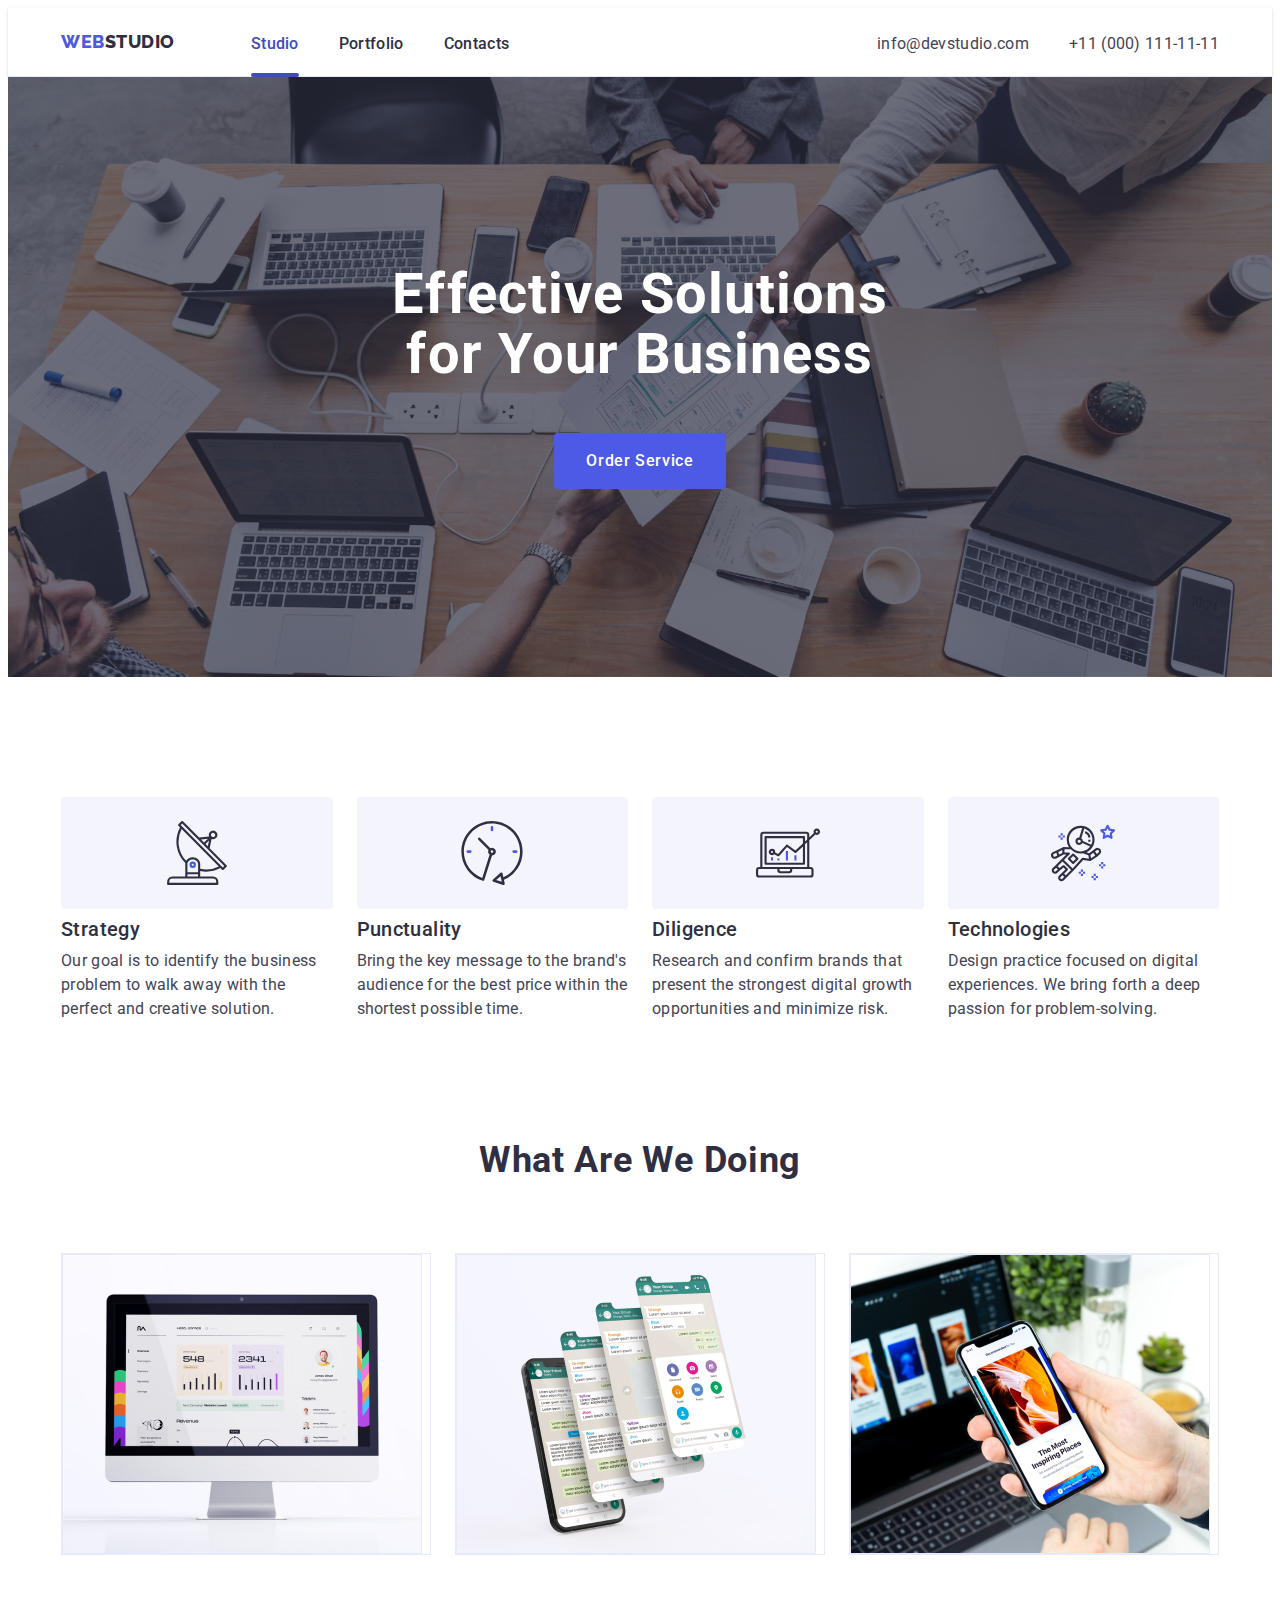
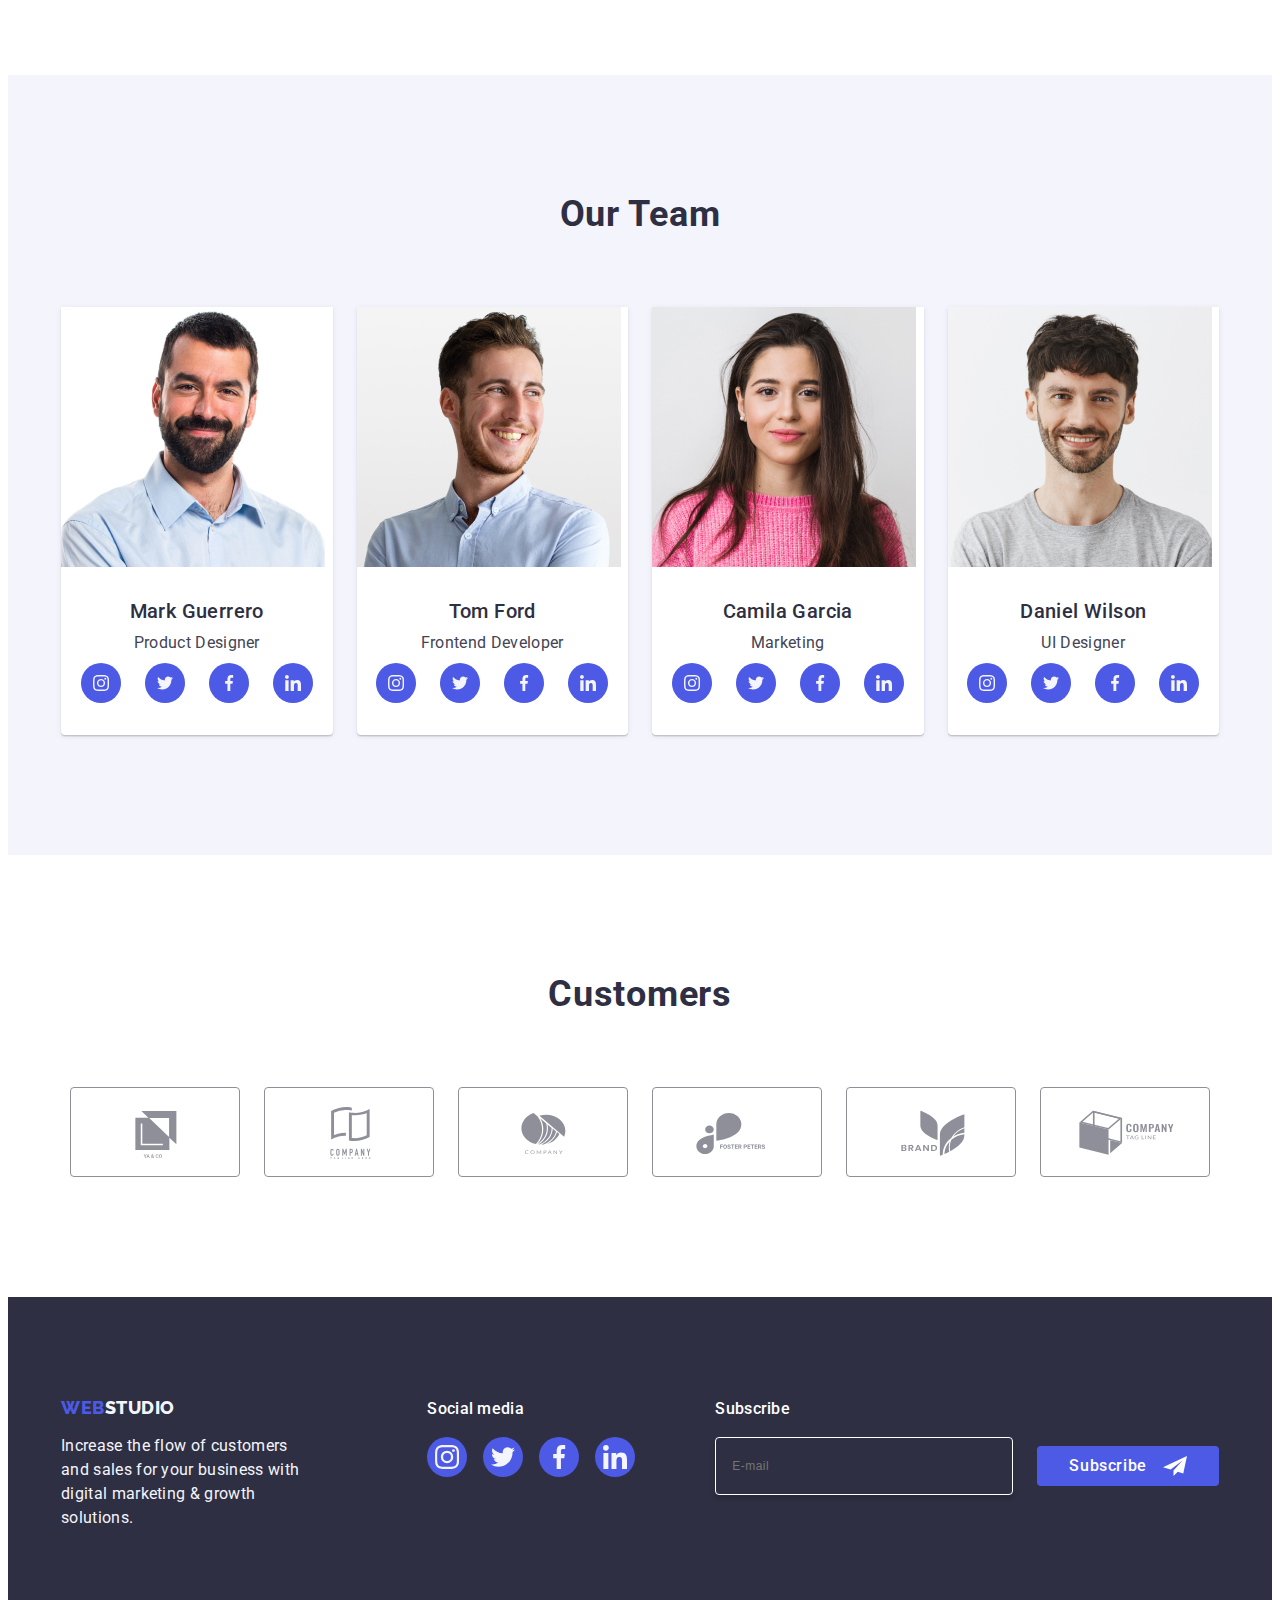
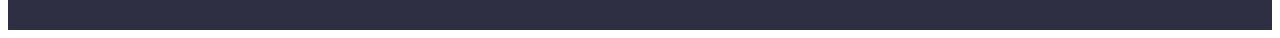
<file: index.html>
<!DOCTYPE html>
<html lang="en">
  <head>
    <meta charset="UTF-8" />
    <meta name="viewport" content="width=device-width, initial-scale=1.0" />
    <meta name="description" content="Effective Solutions for Your Business" />
    <title>Web Studio - Studio</title>
    <!-- Favicon -->
    <link
      rel="shortcut icon"
      href="./images/icons/favicon.ico"
      type="image/ico"
    />
    <!-- Fonts -->
    <link rel="preconnect" href="https://fonts.googleapis.com" />
    <link rel="preconnect" href="https://fonts.gstatic.com" crossorigin />
    <link
      href="https://fonts.googleapis.com/css2?family=Raleway:wght@800&family=Roboto:wght@400;500;700;900&display=swap"
      rel="stylesheet"
    />
    <!-- Modern normalize -->
    <link
      rel="stylesheet"
      href="https://cdnjs.cloudflare.com/ajax/libs/modern-normalize/2.0.0/modern-normalize.min.css"
      integrity="sha512-4xo8blKMVCiXpTaLzQSLSw3KFOVPWhm/TRtuPVc4WG6kUgjH6J03IBuG7JZPkcWMxJ5huwaBpOpnwYElP/m6wg=="
      crossorigin="anonymous"
      referrerpolicy="no-referrer"
    />
    <!-- Custom styles -->
    <link rel="stylesheet" href="./css/styles.css" />
  </head>
  <body>
    <!-- Header -->
    <header class="header">
      <div class="header-container container">
        <nav class="header-nav">
          <a class="header-logo link logo" href="./index.html">
            Web<span class="header-logo-span">Studio</span>
          </a>
          <ul class="header-nav-list list">
            <li class="header-nav-item">
              <a class="header-nav-link current link" href="./index.html"
                >Studio</a
              >
            </li>
            <li class="header-nav-item">
              <a class="header-nav-link link" href="./portfolio.html"
                >Portfolio</a
              >
            </li>
            <li class="header-nav-item">
              <a class="header-nav-link link" href="">Contacts</a>
            </li>
          </ul>
        </nav>
        <address class="address">
          <ul class="header-address-list list">
            <li class="header-address-item">
              <a class="header-nav-link link" href="mailto:info@devstudio.com"
                >info@devstudio.com</a
              >
            </li>
            <li class="header-address-item">
              <a class="header-nav-link link" href="tel:+110001111111"
                >+11 (000) 111-11-11</a
              >
            </li>
          </ul>
        </address>
      </div>
    </header>
    <main>
      <!-- Hero section -->
      <section class="hero container">
        <div class="container">
          <h1 class="hero-title">Effective Solutions for Your Business</h1>
          <button class="hero-btn btn" type="button" data-modal-open>
            Order Service
          </button>
        </div>
      </section>
      <!-- Benefits section -->
      <section class="benefits">
        <div class="container">
          <h2 class="visually-hidden">Benefits of our studio</h2>
          <ul class="benefits-list list">
            <li class="benefits-item">
              <div class="benefits-item-icon">
                <svg class="benefits-icon" width="64" height="64">
                  <use href="./images/icons.svg#antenna"></use>
                </svg>
              </div>
              <h3 class="benefits-subtitle subtitle">Strategy</h3>
              <p class="benefits-text">
                Our goal is to identify the business problem to walk away with
                the perfect and creative solution.
              </p>
            </li>
            <li class="benefits-item">
              <div class="benefits-item-icon">
                <svg class="benefits-icon" width="64" height="64">
                  <use href="./images/icons.svg#clock"></use>
                </svg>
              </div>
              <h3 class="benefits-subtitle subtitle">Punctuality</h3>
              <p class="benefits-text">
                Bring the key message to the brand's audience for the best price
                within the shortest possible time.
              </p>
            </li>
            <li class="benefits-item">
              <div class="benefits-item-icon">
                <svg class="benefits-icon" width="64" height="64">
                  <use href="./images/icons.svg#diagram"></use>
                </svg>
              </div>
              <h3 class="benefits-subtitle subtitle">Diligence</h3>
              <p class="benefits-text">
                Research and confirm brands that present the strongest digital
                growth opportunities and minimize risk.
              </p>
            </li>
            <li class="benefits-item">
              <div class="benefits-item-icon">
                <svg class="benefits-icon" width="64" height="64">
                  <use href="./images/icons.svg#astronaut"></use>
                </svg>
              </div>
              <h3 class="benefits-subtitle subtitle">Technologies</h3>
              <p class="benefits-text">
                Design practice focused on digital experiences. We bring forth a
                deep passion for problem-solving.
              </p>
            </li>
          </ul>
        </div>
      </section>
      <!-- What are we doing -->
      <section class="developments">
        <div class="container">
          <h2 class="development-title title">What are we doing</h2>
          <ul class="developments-list list">
            <li class="developments-item">
              <img
                src="./images/developments/img-1.jpg"
                alt="Next Campaign"
                width="360"
                height="300"
              />
            </li>
            <li class="developments-item">
              <img
                src="./images/developments/img-2.jpg"
                alt="Lorem ipsum"
                width="360"
                height="300"
              />
            </li>
            <li class="developments-item">
              <img
                src="./images/developments/img-3.jpg"
                alt="The Most Inspiring Places"
                width="360"
                height="300"
              />
            </li>
          </ul>
        </div>
      </section>
      <!-- Our Team -->
      <section class="team">
        <div class="container">
          <h2 class="team-title title">Our Team</h2>
          <ul class="team-list list">
            <li class="team-card">
              <img
                src="./images/team/img-1.jpg"
                alt="Team Card 2"
                width="264"
                height="260"
              />
              <div class="card-content">
                <h3 class="team-subtitle subtitle">Mark Guerrero</h3>
                <p class="team-text">Product Designer</p>
                <ul class="team-socials-list list">
                  <li class="team-socials-item">
                    <a
                      class="team-socials-link link"
                      href="https://instagr.am"
                      target="_blank"
                      rel="noopener noreferrer"
                      aria-label="Instagram link"
                    >
                      <svg class="team-socials-icon" width="16" height="16">
                        <use href="./images/icons.svg#instagram"></use>
                      </svg>
                    </a>
                  </li>
                  <li class="team-socials-item">
                    <a
                      class="team-socials-link link"
                      href="https://x.com"
                      target="_blank"
                      rel="noopener noreferrer"
                      aria-label="Twitter link"
                    >
                      <svg class="team-socials-icon" width="16" height="16">
                        <use href="./images/icons.svg#twitter"></use>
                      </svg>
                    </a>
                  </li>
                  <li class="team-socials-item">
                    <a
                      class="team-socials-link link"
                      href="https://fb.com"
                      target="_blank"
                      rel="noopener noreferrer"
                      aria-label="Facebook link"
                    >
                      <svg class="team-socials-icon" width="16" height="16">
                        <use href="./images/icons.svg#facebook"></use>
                      </svg>
                    </a>
                  </li>
                  <li class="team-socials-item">
                    <a
                      class="team-socials-link link"
                      href="https://linkedin.com"
                      target="_blank"
                      rel="noopener noreferrer"
                      aria-label="Linkedin link"
                    >
                      <svg class="team-socials-icon" width="16" height="16">
                        <use href="./images/icons.svg#linkedin"></use>
                      </svg>
                    </a>
                  </li>
                </ul>
              </div>
            </li>
            <li class="team-card">
              <img
                src="./images/team/img-2.jpg"
                alt="Team Card 2"
                width="264"
                height="260"
              />
              <div class="card-content">
                <h3 class="team-subtitle subtitle">Tom Ford</h3>
                <p class="team-text">Frontend Developer</p>
                <ul class="team-socials-list list">
                  <li class="team-socials-item">
                    <a
                      class="team-socials-link link"
                      href="https://instagr.am"
                      target="_blank"
                      rel="noopener noreferrer"
                      aria-label="Instagram link"
                    >
                      <svg class="team-socials-icon" width="16" height="16">
                        <use href="./images/icons.svg#instagram"></use>
                      </svg>
                    </a>
                  </li>
                  <li class="team-socials-item">
                    <a
                      class="team-socials-link link"
                      href="https://x.com"
                      target="_blank"
                      rel="noopener noreferrer"
                      aria-label="Twitter link"
                    >
                      <svg class="team-socials-icon" width="16" height="16">
                        <use href="./images/icons.svg#twitter"></use>
                      </svg>
                    </a>
                  </li>
                  <li class="team-socials-item">
                    <a
                      class="team-socials-link link"
                      href="https://fb.com"
                      target="_blank"
                      rel="noopener noreferrer"
                      aria-label="Facebook link"
                    >
                      <svg class="team-socials-icon" width="16" height="16">
                        <use href="./images/icons.svg#facebook"></use>
                      </svg>
                    </a>
                  </li>
                  <li class="team-socials-item">
                    <a
                      class="team-socials-link link"
                      href="https://linkedin.com"
                      target="_blank"
                      rel="noopener noreferrer"
                      aria-label="Linkedin link"
                    >
                      <svg class="team-socials-icon" width="16" height="16">
                        <use href="./images/icons.svg#linkedin"></use>
                      </svg>
                    </a>
                  </li>
                </ul>
              </div>
            </li>
            <li class="team-card">
              <img
                src="./images/team/img-3.jpg"
                alt="Team Card 3"
                width="264"
                height="260"
              />
              <div class="card-content">
                <h3 class="team-subtitle subtitle">Camila Garcia</h3>
                <p class="team-text">Marketing</p>
                <ul class="team-socials-list list">
                  <li class="team-socials-item">
                    <a
                      class="team-socials-link link"
                      href="https://instagr.am"
                      target="_blank"
                      rel="noopener noreferrer"
                      aria-label="Instagram link"
                    >
                      <svg class="team-socials-icon" width="16" height="16">
                        <use href="./images/icons.svg#instagram"></use>
                      </svg>
                    </a>
                  </li>
                  <li class="team-socials-item">
                    <a
                      class="team-socials-link link"
                      href="https://x.com"
                      target="_blank"
                      rel="noopener noreferrer"
                      aria-label="Twitter link"
                    >
                      <svg class="team-socials-icon" width="16" height="16">
                        <use href="./images/icons.svg#twitter"></use>
                      </svg>
                    </a>
                  </li>
                  <li class="team-socials-item">
                    <a
                      class="team-socials-link link"
                      href="https://fb.com"
                      target="_blank"
                      rel="noopener noreferrer"
                      aria-label="Facebook link"
                    >
                      <svg class="team-socials-icon" width="16" height="16">
                        <use href="./images/icons.svg#facebook"></use>
                      </svg>
                    </a>
                  </li>
                  <li class="team-socials-item">
                    <a
                      class="team-socials-link link"
                      href="https://linkedin.com"
                      target="_blank"
                      rel="noopener noreferrer"
                      aria-label="Linkedin link"
                    >
                      <svg class="team-socials-icon" width="16" height="16">
                        <use href="./images/icons.svg#linkedin"></use>
                      </svg>
                    </a>
                  </li>
                </ul>
              </div>
            </li>
            <li class="team-card">
              <img
                src="./images/team/img-4.jpg"
                alt="Team Card 4"
                width="264"
                height="260"
              />
              <div class="card-content">
                <h3 class="team-subtitle subtitle">Daniel Wilson</h3>
                <p class="team-text">UI Designer</p>
                <ul class="team-socials-list list">
                  <li class="team-socials-item">
                    <a
                      class="team-socials-link link"
                      href="https://instagr.am"
                      target="_blank"
                      rel="noopener noreferrer"
                      aria-label="Instagram link"
                    >
                      <svg class="team-socials-icon" width="16" height="16">
                        <use href="./images/icons.svg#instagram"></use>
                      </svg>
                    </a>
                  </li>
                  <li class="team-socials-item">
                    <a
                      class="team-socials-link link"
                      href="https://x.com"
                      target="_blank"
                      rel="noopener noreferrer"
                      aria-label="Twitter link"
                    >
                      <svg class="team-socials-icon" width="16" height="16">
                        <use href="./images/icons.svg#twitter"></use>
                      </svg>
                    </a>
                  </li>
                  <li class="team-socials-item">
                    <a
                      class="team-socials-link link"
                      href="https://fb.com"
                      target="_blank"
                      rel="noopener noreferrer"
                      aria-label="Facebook link"
                    >
                      <svg class="team-socials-icon" width="16" height="16">
                        <use href="./images/icons.svg#facebook"></use>
                      </svg>
                    </a>
                  </li>
                  <li class="team-socials-item">
                    <a
                      class="team-socials-link link"
                      href="https://linkedin.com"
                      target="_blank"
                      rel="noopener noreferrer"
                      aria-label="Linkedin link"
                    >
                      <svg class="team-socials-icon" width="16" height="16">
                        <use href="./images/icons.svg#linkedin"></use>
                      </svg>
                    </a>
                  </li>
                </ul>
              </div>
            </li>
          </ul>
        </div>
      </section>
      <!-- Customers -->
      <section class="customers">
        <div class="container">
          <h2 class="customers-title title">Customers</h2>
          <ul class="customers-list list">
            <li class="customers-item">
              <a
                class="customers-link link"
                href=""
                target="_blank"
                rel="noopener noreferrer"
                aria-label="Client-1 link"
              >
                <svg class="customers-icon" width="104" height="56">
                  <use href="./images/icons.svg#client-1"></use>
                </svg>
              </a>
            </li>
            <li class="customers-item">
              <a
                class="customers-link link"
                href=""
                target="_blank"
                rel="noopener noreferrer"
                aria-label="Client-2 link"
              >
                <svg class="customers-icon" width="104" height="56">
                  <use href="./images/icons.svg#client-2"></use>
                </svg>
              </a>
            </li>
            <li class="customers-item">
              <a
                class="customers-link link"
                href=""
                target="_blank"
                rel="noopener noreferrer"
                aria-label="Client-3 link"
              >
                <svg class="customers-icon" width="104" height="56">
                  <use href="./images/icons.svg#client-3"></use>
                </svg>
              </a>
            </li>
            <li class="customers-item">
              <a
                class="customers-link link"
                href=""
                target="_blank"
                rel="noopener noreferrer"
                aria-label="Client-4 link"
              >
                <svg class="customers-icon" width="104" height="56">
                  <use href="./images/icons.svg#client-4"></use>
                </svg>
              </a>
            </li>
            <li class="customers-item">
              <a
                class="customers-link link"
                href=""
                target="_blank"
                rel="noopener noreferrer"
                aria-label="Client-5 link"
              >
                <svg class="customers-icon" width="104" height="56">
                  <use href="./images/icons.svg#client-5"></use>
                </svg>
              </a>
            </li>
            <li class="customers-item">
              <a
                class="customers-link link"
                href=""
                target="_blank"
                rel="noopener noreferrer"
                aria-label="Client-6 link"
              >
                <svg class="customers-icon" width="104" height="56">
                  <use href="./images/icons.svg#client-6"></use>
                </svg>
              </a>
            </li>
          </ul>
        </div>
      </section>
    </main>
    <!-- Footer -->
    <footer class="footer">
      <div class="footer-top container">
        <div class="footer-slogan">
          <a class="footer-logo link logo" href="./index.html">
            Web<span class="span-footer-logo">Studio</span>
          </a>
          <p class="footer-text">
            Increase the flow of customers and sales for your business with
            digital marketing &amp; growth solutions.
          </p>
        </div>
        <div class="footer-social">
          <p class="footer-social-text">Social media</p>
          <ul class="footer-socials list">
            <li class="footer-socials-item">
              <a
                class="footer-socials-link link"
                href="https://instagr.am"
                target="_blank"
                rel="noopener noreferrer"
                aria-label="Instagram link"
              >
                <svg class="footer-socials-icon" width="24" height="24">
                  <use href="./images/icons.svg#instagram"></use>
                </svg>
              </a>
            </li>
            <li class="footer-socials-item">
              <a
                class="footer-socials-link link"
                href="https://x.com"
                target="_blank"
                rel="noopener noreferrer"
                aria-label="Twitter link"
              >
                <svg class="footer-socials-icon" width="24" height="24">
                  <use href="./images/icons.svg#twitter"></use>
                </svg>
              </a>
            </li>
            <li class="footer-socials-item">
              <a
                class="footer-socials-link link"
                href="https://fb.com"
                target="_blank"
                rel="noopener noreferrer"
                aria-label="Facebook link"
              >
                <svg class="footer-socials-icon" width="24" height="24">
                  <use href="./images/icons.svg#facebook"></use>
                </svg>
              </a>
            </li>
            <li class="footer-socials-item">
              <a
                class="footer-socials-link link"
                href="https://linkedin.com"
                target="_blank"
                rel="noopener noreferrer"
                aria-label="Linkedin link"
              >
                <svg class="footer-socials-icon" width="24" height="24">
                  <use href="./images/icons.svg#linkedin"></use>
                </svg>
              </a>
            </li>
          </ul>
        </div>
        <div class="subscribe">
          <p class="footer-subscribe">Subscribe</p>
          <form class="footer-form" name="subscription-form">
            <label class="footer-form-label">
              <input
                class="footer-form-input"
                type="email"
                placeholder="E-mail"
                name="footer-form-input"
              />
            </label>
            <button class="footer-form-btn btn" type="submit">
              Subscribe
              <svg class="footer-airplane-icon" width="24" height="24">
                <use href="./images/icons.svg#airplane"></use>
              </svg>
            </button>
          </form>
        </div>
      </div>
    </footer>
    <!-- Modal -->
    <div class="backdrop is-hidden" data-modal>
      <div class="modal">
        <button class="modal-btn" type="button" data-modal-close>
          <svg class="modal-btn-icon" width="8" height="8">
            <use href="./images/icons.svg#close"></use>
          </svg>
        </button>
        <p class="modal-caption">
          Leave your contacts and we will call you back
        </p>
        <form class="modal-form" name="reviews-form">
          <div class="modal-form-field">
            <label class="modal-form-label" for="user-name">Name</label>
            <div class="modal-input">
              <input
                class="modal-form-input"
                type="text"
                name="user-name"
                id="user-name"
                required
                minlength="3"
              />
              <svg class="modal-form-icon" width="18" height="24">
                <use href="./images/icons.svg#user"></use>
              </svg>
            </div>
          </div>
          <div class="modal-form-field">
            <label class="modal-form-label" for="user-phone">Phone</label>
            <div class="modal-input">
              <input
                class="modal-form-input"
                type="tel"
                name="user-phone"
                id="user-phone"
                required
                minlength="12"
                maxlength="12"
              />
              <svg class="modal-form-icon" width="18" height="24">
                <use href="./images/icons.svg#phone"></use>
              </svg>
            </div>
          </div>
          <div class="modal-form-field">
            <label class="modal-form-label" for="user-email">Email</label>
            <div class="modal-input">
              <input
                class="modal-form-input"
                type="email"
                name="user-email"
                id="user-email"
                required
              />
              <svg class="modal-form-icon" width="18" height="24">
                <use href="./images/icons.svg#email"></use>
              </svg>
            </div>
          </div>
          <div class="form-comment">
            <label class="modal-form-label" for="user-comment">Comment</label>
            <textarea
              class="modal-form-comment"
              name="user-comment"
              id="user-comment"
              rows="4"
              required
              minlength="7"
              placeholder="Text input"
            ></textarea>
          </div>
          <div class="modal-agreement">
            <input
              class="visually-hidden"
              type="checkbox"
              name="user-privacy"
              id="user-privacy"
              value="true"
            />
            <label
              class="modal-form-agreement modal-form-agreement-desc"
              for="user-privacy"
            >
              <span class="modal-form-checkbox">
                <svg class="modal-form-checkbox-icon" width="10" height="8">
                  <use href="./images/icons.svg#check"></use>
                </svg>
              </span>
              I accept the terms and conditions of the
              <a
                class="modal-form-agreement-link modal-form-agreement"
                href=""
                target="_blank"
                rel="noopener noreferrer"
              >
                Privacy Policy
              </a>
            </label>
          </div>
          <button class="btn hero-btn" type="submit">Send</button>
        </form>
      </div>
    </div>
    <script src="./js/modal.js" type="module"></script>
  </body>
</html>
</file>
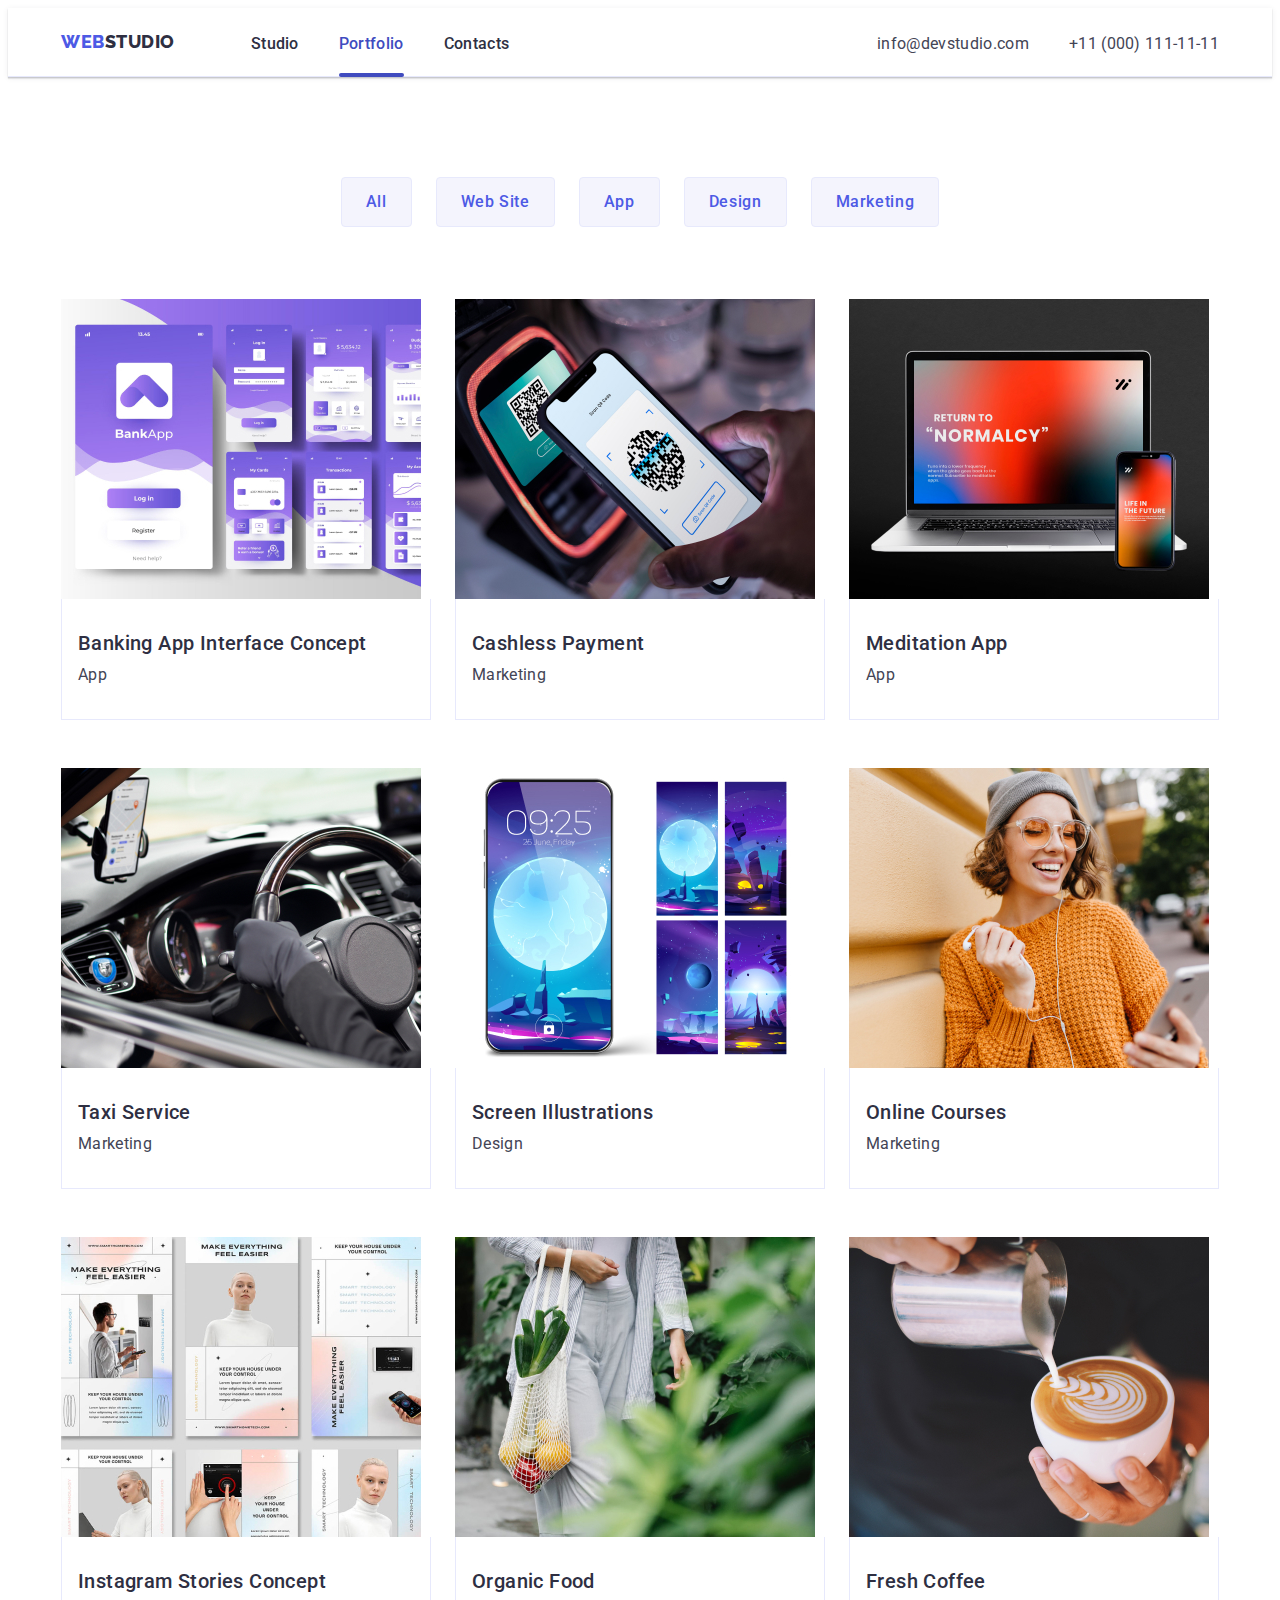
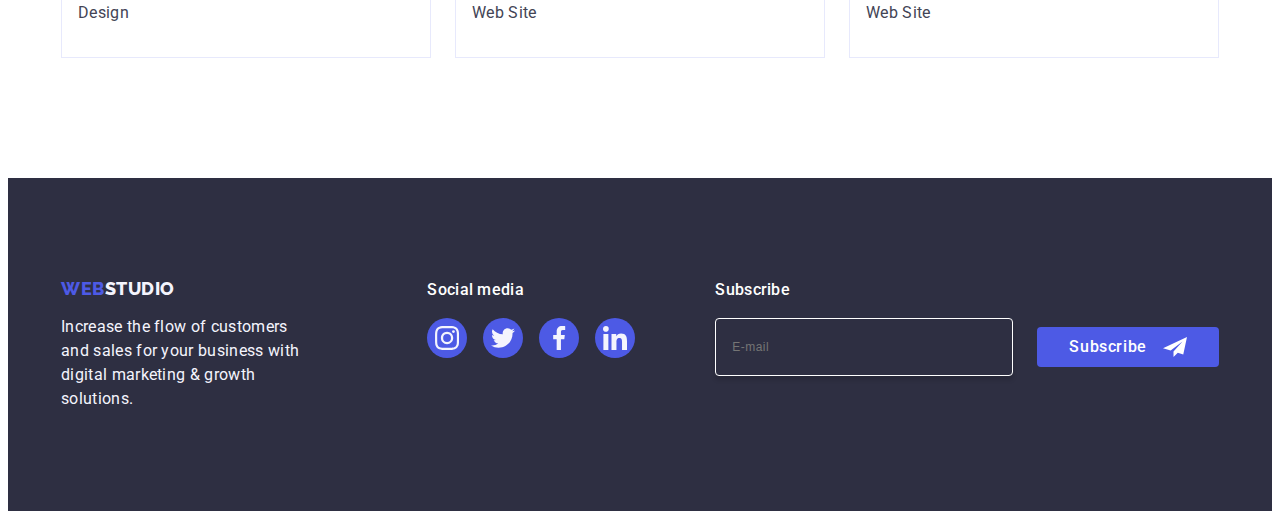
<file: portfolio.html>
<!DOCTYPE html>
<html lang="en">
  <head>
    <meta charset="UTF-8" />
    <meta name="viewport" content="width=device-width, initial-scale=1.0" />
    <meta name="description" content="Effective Solutions for Your Business" />
    <title>Web Studio - Portfolio</title>
    <!-- Favicon -->
    <link
      rel="shortcut icon"
      href="./images/icons/favicon.ico"
      type="image/ico"
    />
    <!-- Fonts -->
    <link rel="preconnect" href="https://fonts.googleapis.com" />
    <link rel="preconnect" href="https://fonts.gstatic.com" crossorigin />
    <link
      href="https://fonts.googleapis.com/css2?family=Raleway:wght@800&family=Roboto:wght@400;500;700;900&display=swap"
      rel="stylesheet"
    />
    <!-- Modern normalize -->
    <link
      rel="stylesheet"
      href="https://cdnjs.cloudflare.com/ajax/libs/modern-normalize/2.0.0/modern-normalize.min.css"
      integrity="sha512-4xo8blKMVCiXpTaLzQSLSw3KFOVPWhm/TRtuPVc4WG6kUgjH6J03IBuG7JZPkcWMxJ5huwaBpOpnwYElP/m6wg=="
      crossorigin="anonymous"
      referrerpolicy="no-referrer"
    />
    <!-- Custom styles -->
    <link rel="stylesheet" href="./css/styles.css" />
  </head>
  <body>
    <!-- Header -->
    <header class="header">
      <div class="header-container container">
        <nav class="header-nav">
          <a class="header-logo link logo" href="./index.html">
            Web<span class="header-logo-span">Studio</span>
          </a>
          <ul class="header-nav-list list">
            <li class="header-nav-item">
              <a class="header-nav-link link" href="./index.html">Studio</a>
            </li>
            <li class="header-nav-item">
              <a class="header-nav-link current link" href="./portfolio.html"
                >Portfolio</a
              >
            </li>
            <li class="header-nav-item">
              <a class="header-nav-link link" href="">Contacts</a>
            </li>
          </ul>
        </nav>
        <address class="address">
          <ul class="header-address-list list">
            <li class="header-address-item">
              <a class="header-nav-link link" href="mailto:info@devstudio.com"
                >info@devstudio.com</a
              >
            </li>
            <li class="header-address-item">
              <a class="header-nav-link link" href="tel:+110001111111"
                >+11 (000) 111-11-11</a
              >
            </li>
          </ul>
        </address>
      </div>
    </header>
    <main>
      <!-- Filter -->
      <section class="portfolio">
        <div class="container">
          <h1 class="visually-hidden">Our project examples</h1>
          <ul class="filter-list list">
            <li class="filter-item">
              <button class="filter-btn btn" type="button">All</button>
            </li>
            <li class="filter-item">
              <button class="filter-btn btn" type="button">Web Site</button>
            </li>
            <li class="filter-item">
              <button class="filter-btn btn" type="button">App</button>
            </li>
            <li class="filter-item">
              <button class="filter-btn btn" type="button">Design</button>
            </li>
            <li class="filter-item">
              <button class="filter-btn btn" type="button">Marketing</button>
            </li>
          </ul>
          <!-- Portfolio -->
          <ul class="portfolio-list list">
            <li class="portfolio-item">
              <a
                class="portfolio-link link"
                href=""
                target="_blank"
                rel="noopener noreferrer"
                aria-label="Banking App Interface Concept"
              >
                <div class="portfolio-thumb">
                  <img
                    src="./images/portfolio/img-1.jpg"
                    alt="Example of project 1"
                    width="360"
                    height="300"
                  />
                  <p class="overlay">
                    14 Stylish and User-Friendly App Design Concepts · Task
                    Manager App · Calorie Tracker App · Exotic Fruit Ecommerce
                    App · Cloud Storage App
                  </p>
                </div>
                <div class="portfolio-content">
                  <h2 class="portfolio-subtitle subtitle">
                    Banking App Interface Concept
                  </h2>
                  <p>App</p>
                </div>
              </a>
            </li>
            <li class="portfolio-item">
              <a
                class="portfolio-link link"
                href=""
                target="_blank"
                rel="noopener noreferrer"
                aria-label="Cashless Payment"
              >
                <div class="portfolio-thumb">
                  <img
                    src="./images/portfolio/img-2.jpg"
                    alt="Example of project 2"
                    width="360"
                    height="300"
                  />
                  <p class="overlay">
                    14 Stylish and User-Friendly App Design Concepts · Task
                    Manager App · Calorie Tracker App · Exotic Fruit Ecommerce
                    App · Cloud Storage App
                  </p>
                </div>
                <div class="portfolio-content">
                  <h2 class="portfolio-subtitle subtitle">Cashless Payment</h2>
                  <p>Marketing</p>
                </div>
              </a>
            </li>
            <li class="portfolio-item">
              <a
                class="portfolio-link link"
                href=""
                target="_blank"
                rel="noopener noreferrer"
                aria-label="Meditation App"
              >
                <div class="portfolio-thumb">
                  <img
                    src="./images/portfolio/img-3.jpg"
                    alt="Example of project 3"
                    width="360"
                    height="300"
                  />
                  <p class="overlay">
                    14 Stylish and User-Friendly App Design Concepts · Task
                    Manager App · Calorie Tracker App · Exotic Fruit Ecommerce
                    App · Cloud Storage App
                  </p>
                </div>
                <div class="portfolio-content">
                  <h2 class="portfolio-subtitle subtitle">Meditation App</h2>
                  <p>App</p>
                </div>
              </a>
            </li>
            <li class="portfolio-item">
              <a
                class="portfolio-link link"
                href=""
                target="_blank"
                rel="noopener noreferrer"
                aria-label="Taxi Service"
              >
                <div class="portfolio-thumb">
                  <img
                    src="./images/portfolio/img-4.jpg"
                    alt="Example of project 4"
                    width="360"
                    height="300"
                  />
                  <p class="overlay">
                    14 Stylish and User-Friendly App Design Concepts · Task
                    Manager App · Calorie Tracker App · Exotic Fruit Ecommerce
                    App · Cloud Storage App
                  </p>
                </div>
                <div class="portfolio-content">
                  <h2 class="portfolio-subtitle subtitle">Taxi Service</h2>
                  <p>Marketing</p>
                </div>
              </a>
            </li>
            <li class="portfolio-item">
              <a
                class="portfolio-link link"
                href=""
                target="_blank"
                rel="noopener noreferrer"
                aria-label="Screen Illustrations"
              >
                <div class="portfolio-thumb">
                  <img
                    src="./images/portfolio/img-5.jpg"
                    alt="Example of project 5"
                    width="360"
                    height="300"
                  />
                  <p class="overlay">
                    14 Stylish and User-Friendly App Design Concepts · Task
                    Manager App · Calorie Tracker App · Exotic Fruit Ecommerce
                    App · Cloud Storage App
                  </p>
                </div>
                <div class="portfolio-content">
                  <h2 class="portfolio-subtitle subtitle">
                    Screen Illustrations
                  </h2>
                  <p>Design</p>
                </div>
              </a>
            </li>
            <li class="portfolio-item">
              <a
                class="portfolio-link link"
                href=""
                target="_blank"
                rel="noopener noreferrer"
                aria-label="Online Courses"
              >
                <div class="portfolio-thumb">
                  <img
                    src="./images/portfolio/img-6.jpg"
                    alt="Example of project 6"
                    width="360"
                    height="300"
                  />
                  <p class="overlay">
                    14 Stylish and User-Friendly App Design Concepts · Task
                    Manager App · Calorie Tracker App · Exotic Fruit Ecommerce
                    App · Cloud Storage App
                  </p>
                </div>
                <div class="portfolio-content">
                  <h2 class="portfolio-subtitle subtitle">Online Courses</h2>
                  <p>Marketing</p>
                </div>
              </a>
            </li>
            <li class="portfolio-item">
              <a
                class="portfolio-link link"
                href=""
                target="_blank"
                rel="noopener noreferrer"
                aria-label="Instagram Stories Concept"
              >
                <div class="portfolio-thumb">
                  <img
                    src="./images/portfolio/img-7.jpg"
                    alt="Example of project 7"
                    width="360"
                    height="300"
                  />
                  <p class="overlay">
                    14 Stylish and User-Friendly App Design Concepts · Task
                    Manager App · Calorie Tracker App · Exotic Fruit Ecommerce
                    App · Cloud Storage App
                  </p>
                </div>
                <div class="portfolio-content">
                  <h2 class="portfolio-subtitle subtitle">
                    Instagram Stories Concept
                  </h2>
                  <p>Design</p>
                </div>
              </a>
            </li>
            <li class="portfolio-item">
              <a
                class="portfolio-link link"
                href=""
                target="_blank"
                rel="noopener noreferrer"
                aria-label="Organic Food"
              >
                <div class="portfolio-thumb">
                  <img
                    src="./images/portfolio/img-8.jpg"
                    alt="Example of project 8"
                    width="360"
                    height="300"
                  />
                  <p class="overlay">
                    14 Stylish and User-Friendly App Design Concepts · Task
                    Manager App · Calorie Tracker App · Exotic Fruit Ecommerce
                    App · Cloud Storage App
                  </p>
                </div>
                <div class="portfolio-content">
                  <h2 class="portfolio-subtitle subtitle">Organic Food</h2>
                  <p>Web Site</p>
                </div>
              </a>
            </li>
            <li class="portfolio-item">
              <a
                class="portfolio-link link"
                href=""
                target="_blank"
                rel="noopener noreferrer"
                aria-label="Fresh Coffee"
              >
                <div class="portfolio-thumb">
                  <img
                    src="./images/portfolio/img-9.jpg"
                    alt="Example of project 9"
                    width="360"
                    height="300"
                  />
                  <p class="overlay">
                    14 Stylish and User-Friendly App Design Concepts · Task
                    Manager App · Calorie Tracker App · Exotic Fruit Ecommerce
                    App · Cloud Storage App
                  </p>
                </div>
                <div class="portfolio-content">
                  <h2 class="portfolio-subtitle subtitle">Fresh Coffee</h2>
                  <p>Web Site</p>
                </div>
              </a>
            </li>
          </ul>
        </div>
      </section>
    </main>
    <!-- Footer -->
    <footer class="footer">
      <div class="footer-top container">
        <div class="footer-slogan">
          <a class="footer-logo link logo" href="./index.html">
            Web<span class="span-footer-logo">Studio</span>
          </a>
          <p class="footer-text">
            Increase the flow of customers and sales for your business with
            digital marketing &amp; growth solutions.
          </p>
        </div>
        <div class="footer-social">
          <p class="footer-social-text">Social media</p>
          <ul class="footer-socials list">
            <li class="footer-socials-item">
              <a
                class="footer-socials-link link"
                href="https://instagr.am"
                target="_blank"
                rel="noopener noreferrer"
                aria-label="Instagram link"
              >
                <svg class="footer-socials-icon" width="24" height="24">
                  <use href="./images/icons.svg#instagram"></use>
                </svg>
              </a>
            </li>
            <li class="footer-socials-item">
              <a
                class="footer-socials-link link"
                href="https://x.com"
                target="_blank"
                rel="noopener noreferrer"
                aria-label="Twitter link"
              >
                <svg class="footer-socials-icon" width="24" height="24">
                  <use href="./images/icons.svg#twitter"></use>
                </svg>
              </a>
            </li>
            <li class="footer-socials-item">
              <a
                class="footer-socials-link link"
                href="https://fb.com"
                target="_blank"
                rel="noopener noreferrer"
                aria-label="Facebook link"
              >
                <svg class="footer-socials-icon" width="24" height="24">
                  <use href="./images/icons.svg#facebook"></use>
                </svg>
              </a>
            </li>
            <li class="footer-socials-item">
              <a
                class="footer-socials-link link"
                href="https://linkedin.com"
                target="_blank"
                rel="noopener noreferrer"
                aria-label="Linkedin link"
              >
                <svg class="footer-socials-icon" width="24" height="24">
                  <use href="./images/icons.svg#linkedin"></use>
                </svg>
              </a>
            </li>
          </ul>
        </div>
        <div class="subscribe">
          <p class="footer-subscribe">Subscribe</p>
          <form class="footer-form" name="subscription-form">
            <label class="footer-form-label">
              <input
                class="footer-form-input"
                type="email"
                placeholder="E-mail"
                name="footer-form-input"
              />
            </label>
            <button class="footer-form-btn btn hero-btn" type="submit">
              Subscribe
              <svg class="footer-airplane-icon" width="24" height="24">
                <use href="./images/icons.svg#airplane"></use>
              </svg>
            </button>
          </form>
        </div>
      </div>
    </footer>
    <script src="./js/modal.js" type="module"></script>
  </body>
</html>
</file>
<file: css/styles.css>
:root {
  /* Fonts */
  --main-font: "Roboto", sans-serif;
  --logo-font: "Raleway", sans-serif;

  /* Colors */
  --primary-brand-color: #4d5ae5;
  --pressed-state-color: #404bbf;
  --dark-color: #2e2f42;
  --white-color: #ffffff;
  --success-color: #31d0aa;
  --text-color: #434455;
  --subtle-text-color: #8e8f99;
  --accent-color: #e7e9fc;
  --light-color: #f4f4fd;
  --modal-overlay-color: #2e2f4266;
  --hero-footer-background-color: #2e2f42;
  --white-background-color: #ffffff;
  --modal-background-color: #fcfcfc;

  --transition-fast: 250ms cubic-bezier(0.4, 0, 0.2, 1);
}

/**
  |============================
  | Base styles
  |============================
*/
body {
  font-family: var(--main-font);
  color: var(--text-color);
  background-color: var(--white-background-color);
  line-height: 1.5;
  letter-spacing: 0.02em;
}

/* reset styles start */
h1,
h2,
h3,
h4,
h5,
h6,
p {
  margin: 0;
}
address {
  font-style: normal;
}

img {
  display: block;
  max-width: 100%;
  height: auto;
}

.list {
  list-style: none;
  margin: 0;
  padding: 0;
}

.link {
  text-decoration: none;
  color: currentColor;
}

.btn {
  min-width: 69px;
  min-height: 40px;
  cursor: pointer;
  color: currentColor;
  font-family: inherit;
  border: 1px solid transparent;
  border-radius: 4px;
}
/* reset styles end */

.visually-hidden {
  position: absolute;
  width: 1px;
  height: 1px;
  margin: -1px;
  border: 0;
  padding: 0;
  white-space: nowrap;
  clip-path: inset(100%);
  clip: rect(0 0 0 0);
  overflow: hidden;
}

/**
  |============================
  | Logo
  |============================
*/
.logo {
  font-family: var(--logo-font);
  font-weight: 800;
  font-size: 18px;
  line-height: 1.17;
  letter-spacing: 0.03em;
  text-transform: uppercase;
  color: var(--primary-brand-color);
}

.header-logo-span {
  color: var(--dark-color);
}

.span-footer-logo {
  color: var(--light-color);
}

/**
  |============================
  | Title
  |============================
*/
.title {
  color: var(--dark-color);
  text-align: center;
  font-size: 36px;
  line-height: 1.11;
  text-transform: capitalize;
  letter-spacing: 0.02em;
}

/**
  |============================
  | Subtitle
  |============================
*/
.subtitle {
  color: var(--dark-color);
  font-size: 20px;
  font-weight: 500;
  line-height: 1.2;
  letter-spacing: 0.02em;
}

.container {
  max-width: 1158px;
  padding-left: 15px;
  padding-right: 15px;
  margin-left: auto;
  margin-right: auto;
}

/**
  |============================
  | Header styles
  |============================
*/
.header {
  border-bottom: 1px solid var(--accent-color);
  box-shadow: 0px 2px 1px rgba(46, 47, 66, 0.08),
    0px 1px 1px rgba(46, 47, 66, 0.16), 0px 1px 6px rgba(46, 47, 66, 0.08);
}

.header-container {
  display: flex;
}

.header-nav {
  color: var(--dark-color);
  font-weight: 500;
  display: flex;
  margin-right: auto;
  align-items: center;
  transition: color var(--transition-fast);
}

.header-nav-link:hover,
.header-nav-link:focus {
  color: var(--pressed-state-color);
}

.header-logo {
  display: flex;
  align-items: center;
  margin-right: 76px;
}

.header-nav-list {
  display: flex;
  gap: 40px;
}

.header-nav-link {
  display: block;
  padding-top: 24px;
  padding-bottom: 20px;
  transition: color var(--transition-fast);
}

.header-address-list {
  display: flex;
  gap: 40px;
  align-items: center;
}

.header-nav-item {
  transition: color var(--transition-fast);
}

.current {
  position: relative;
  color: var(--pressed-state-color);
}

.current::after {
  content: "";
  position: absolute;
  left: 0;
  bottom: -1px;
  height: 4px;
  width: 100%;
  background-color: var(--pressed-state-color);
  display: block;
  border-radius: 2px;
}
/**
  |============================
  | Hero style
  |============================
*/
.hero {
  background-color: var(--hero-footer-background-color);
  background-image: linear-gradient(
      rgba(46, 47, 66, 0.7),
      rgba(46, 47, 66, 0.7)
    ),
    url(../images/hero/hero-bg.jpg);
  max-width: 1440px;
  background-repeat: no-repeat;
  background-position: center;
  background-size: cover;
  padding: 188px 0;
}

.container .hero-title {
  color: var(--white-color);
  max-width: 496px;
  text-align: center;
  font-size: 56px;
  line-height: 1.07;
  letter-spacing: 0.02em;
  margin: 0 auto 48px;
}

.hero-btn {
  background-color: var(--primary-brand-color);
  color: var(--white-color);
  font-size: 16px;
  font-weight: 500;
  line-height: 1.5;
  letter-spacing: 0.04em;
  padding: 16px 32px;
  font-family: var(--main-font);
  display: block;
  margin: 0 auto;
  min-width: 169px;
  height: 56px;
  border: none;
  transition: background-color var(--transition-fast);
}

.hero-btn:hover,
.hero-btn:focus {
  background-color: var(--pressed-state-color);
}

/**
  |============================
  | Modal window
  |============================
*/

.backdrop {
  position: fixed;
  top: 0;
  left: 0;
  width: 100%;
  height: 100%;
  opacity: 1;
  background-color: var(--modal-overlay-color);
  transition: opacity var(--transition-fast);
  visibility: visible;
}

.modal {
  padding: 72px 24px 24px;
  position: absolute;
  top: 50%;
  left: 50%;
  transform: translateX(-50%) translateY(-50%);
  width: 408px;
  min-height: 584px;
  border-radius: 4px;
  background-color: var(--modal-background-color);
  box-shadow: 0px 2px 1px 0px rgba(0, 0, 0, 0.2),
    0px 1px 3px 0px rgba(0, 0, 0, 0.12), 0px 1px 1px 0px rgba(0, 0, 0, 0.14);
  transition: transform var(--transition-fast);
}

.modal-btn {
  padding: 0;
  width: 24px;
  height: 24px;
  position: absolute;
  top: 24px;
  right: 24px;
  display: flex;
  align-items: center;
  justify-content: center;
  border: 1px solid rgba(0, 0, 0, 0.1);
  border-radius: 50%;
  background-color: var(--accent-color);
  cursor: pointer;
  fill: var(--dark-color);
  transition: background-color var(--transition-fast);
  border: var(--transition-fast);
}

.backdrop.is-hidden {
  opacity: 0;
  visibility: hidden;
  pointer-events: none;
}

.modal-btn-icon {
  transition: fill var(--transition-fast);
}

.modal-btn:hover,
.modal-btn:focus {
  background-color: var(--pressed-state-color);
  border: none;
}

.modal-btn:hover .modal-btn-icon,
.modal-btn:focus .modal-btn-icon {
  fill: var(--subtle-text-color);
}

.modal-caption {
  text-align: center;
  font-weight: 500;
  color: var(--dark-color);
  margin-bottom: 16px;
  text-align: center;
  font-weight: 500;
}

.modal-form-label {
  display: block;
  margin-bottom: 4px;
  color: var(--subtle-text-color);
  font-size: 12px;
  line-height: 1.17;
  letter-spacing: 0.48px;
}

.modal-form-field {
  margin-bottom: 8px;
}

.form-comment {
  margin-bottom: 16px;
}

.modal-input {
  position: relative;
}

.modal-form-input {
  width: 100%;
  height: 40px;
  padding-left: 38px;
  border-radius: 4px;
  outline: transparent;
  transition: border-color var(--transition-fast);
  border: 1px solid rgba(46, 47, 66, 0.4);
  background-color: transparent;
}

.modal-form-input:focus {
  border-color: var(--primary-brand-color);
}

.modal-form-icon {
  position: absolute;
  top: 50%;
  left: 16px;
  transform: translateY(-50%);
  fill: var(--dark-color);
  transition: stroke var(--transition-fast);
  pointer-events: none;
  transition: fill var(--transition-fast);
}

.modal-form-input:focus + .modal-form-icon {
  fill: var(--primary-brand-color);
}

.modal-form-comment {
  display: block;
  width: 100%;
  height: 120px;
  padding: 8px 16px;
  font-size: 12px;
  border-radius: 4px;
  outline: transparent;
  resize: none;
  line-height: 1.17;
  transition: border-color var(--transition-fast);
  letter-spacing: 0.04em;
  color: rgba(46, 47, 66, 0.4);
  border: 1px solid rgba(46, 47, 66, 0.4);
  background-color: transparent;
}

.modal-form-comment:focus {
  border-color: var(--primary-brand-color);
}
.modal-form-comment::placeholder {
  color: #2e2f4266;
}

.modal-form-agreement {
  align-items: center;
  color: var(--subtle-text-color);
  font-size: 12px;
  line-height: 1.17;
  letter-spacing: 0.04em;
  display: block;
}

.modal-agreement {
  margin-bottom: 24px;
}

/* Normal state */
.modal-form-checkbox {
  display: inline-flex;
  align-items: center;
  justify-content: center;
  width: 16px;
  height: 16px;
  border-radius: 2px;
  border: 1px solid rgba(46, 47, 66, 0.4);
  transition: background-color var(--transition-fast),
    border var(--transition-fast), fill var(--transition-fast);
  margin-right: 8px;
  fill: transparent;
}

/* Checked state */
.visually-hidden:checked ~ .modal-form-agreement .modal-form-checkbox {
  background-color: var(--pressed-state-color);
  fill: var(--light-color);
  border: none;
}

.modal-form-checkbox-icon {
  fill: var(--white-color);
  opacity: 0;
  transition: fill var(--transition-fast), opacity var(--transition-fast),
    transform var(--transition-fast);
}

.visually-hidden:checked ~ .modal-form-agreement .modal-form-checkbox svg {
  opacity: 1;
}

.modal-form-agreement-desc {
  color: var(--subtle-text-color);
  letter-spacing: 0.48px;
  user-select: none;
}

.modal-form-agreement-link {
  color: var(--primary-brand-color);
  display: inline-flex;
}

/**
  |============================
  | Benefits style
  |============================
*/
.benefits {
  padding: 120px 0;
}

.benefits-list {
  display: flex;
  justify-content: space-between;
  gap: 24px;
}

.benefits-item {
  flex-basis: calc((100% - 24px * 3) / 4);
}

.benefits-subtitle {
  margin-bottom: 8px;
}

.benefits-item-icon {
  display: flex;
  align-items: center;
  justify-content: center;
  border-radius: 4px;
  background: var(--light-color);
  margin-bottom: 8px;
}

.benefits-icon {
  margin: 24px 100px;
}

/**
  |============================
  | What are we doing
  |============================
*/
.developments {
  padding-bottom: 120px;
}

.development-title {
  margin-bottom: 72px;
}

.developments-list {
  display: flex;
  justify-content: space-between;
  gap: 24px;
}

.developments-item {
  border: 1px solid var(--accent-color);
  background-color: lightgray 50% / cover no-repeat;
  flex-basis: calc((100% - 24px * 2) / 3);
}

/**
  |============================
  | Our Team
  |============================
*/
.team {
  background-color: var(--light-color);
  padding-top: 120px;
  padding-bottom: 120px;
}

.team-title {
  margin-bottom: 72px;
}

.team-list {
  display: flex;
  justify-content: space-between;
  gap: 24px;
}

.team-card {
  background-color: var(--white-background-color);
  flex-basis: calc((100% - 24px * 3) / 4);
  flex-direction: column;
  justify-content: center;
  align-items: center;
  border-radius: 0px 0px 4px 4px;
  box-shadow: 0px 2px 1px 0px #2e2f4214, 0px 1px 1px 0px #2e2f4229,
    0px 1px 6px 0px #2e2f4214;
}

.card-content {
  flex-direction: column;
  justify-content: center;
  padding: 32px 0;
}

.team-subtitle {
  margin-bottom: 8px;
  text-align: center;
}

.team-text {
  text-align: center;
}

.team-socials-list {
  display: flex;
  gap: 24px;
  margin-top: 8px;
  justify-content: center;
}

.team-socials-link {
  display: flex;
  align-items: center;
  justify-content: center;
  width: 40px;
  height: 40px;
  border-radius: 50%;
  background-color: var(--primary-brand-color);
  transition: background-color var(--transition-fast);
}
.team-socials-link:hover,
.team-socials-link:focus {
  background-color: var(--pressed-state-color);
}

.team-socials-icon {
  fill: var(--light-color);
}

/**
  |============================
  | Customers
  |============================
*/
.customers {
  padding: 120px 0;
}

.customers-title {
  margin-bottom: 72px;
}

.customers-list {
  display: flex;
  gap: 24px;
  justify-content: center;
}

.customers-icon {
  fill: currentColor;
}

.customers-link {
  display: flex;
  align-items: center;
  justify-content: center;
  width: 168px;
  height: 88px;
  border-radius: 4px;
  border: 1px solid var(--subtle-text-color);
  color: var(--subtle-text-color);
  transition: border-color var(--transition-fast), color var(--transition-fast);
}
.customers-link:hover,
.customers-link:focus {
  border-color: var(--pressed-state-color);
  color: var(--pressed-state-color);
}

/**
  |============================
  | Filter
  |============================
*/
.filter-list {
  display: flex;
  gap: 24px;
  justify-content: center;
  margin-bottom: 72px;
  margin-top: 100px;
}

.filter-btn {
  background-color: var(--light-color);
  font-size: 16px;
  font-weight: 500;
  line-height: 1.5;
  letter-spacing: 0.04em;
  padding: 12px 24px;
  border: 1px solid var(--accent-color);
  font-family: var(--main-font);
  color: var(--primary-brand-color);
  text-align: center;
  transition: color var(--transition-fast),
    background-color var(--transition-fast), border-color var(--transition-fast),
    box-shadow var(--transition-fast);
}

.filter-btn:hover,
.filter-btn:focus {
  background-color: var(--pressed-state-color);
  color: var(--white-color);
  border: 1px solid transparent;
  box-shadow: 0px 2px 2px 0px rgba(0, 0, 0, 0.12),
    0px 2px 1px 0px rgba(0, 0, 0, 0.08), 0px 3px 1px 0px rgba(0, 0, 0, 0.1);
}

/**
  |============================
  | Portfolio card
  |============================
*/
.portfolio {
  display: block;
  padding-bottom: 120px;
  transition: box-shadow var(--transition-fast);
}

.portfolio-list {
  display: flex;
  flex-wrap: wrap;
  justify-content: space-between;
  column-gap: 24px;
  row-gap: 48px;
}

.portfolio-link {
  display: block;
  transition: box-shadow var(--transition-fast);
}

.portfolio-item {
  flex-basis: calc((100% - 24px * 2) / 3);
}

.portfolio-link:focus,
.portfolio-link:hover {
  box-shadow: 0px 2px 1px 0px rgba(46, 47, 66, 0.08),
    0px 1px 1px 0px rgba(46, 47, 66, 0.16),
    0px 1px 6px 0px rgba(46, 47, 66, 0.08);
}

.portfolio-content:focus,
.portfolio-content:hover {
  border-left: 1px solid var(--light-color);
  border-right: 1px solid var(--light-color);
  border-bottom: 1px solid var(--light-color);
}

.portfolio-thumb {
  position: relative;
  overflow: hidden;
}

.overlay {
  position: absolute;
  display: flex;
  top: 0;
  left: 0;
  width: 100%;
  height: 100%;
  padding: 40px 32px;
  background-color: var(--primary-brand-color);
  transform: translateY(100%);
  color: var(--light-color);
  transition: transform var(--transition-fast);
}

.portfolio-link:hover .overlay,
.portfolio-link:focus .overlay {
  transform: translateY(0%);
}

.portfolio-content {
  padding: 32px 16px;
  flex-direction: column;
  justify-content: center;
  align-items: flex-start;
  align-self: stretch;
  padding-top: 32px;
  padding-bottom: 32px;
  border: 1px solid var(--accent-color);
  border-top: none;
  transition: border-left var(--transition-fast),
    border-right var(--transition-fast), border-bottom var(--transition-fast);
}

.portfolio-subtitle {
  margin-bottom: 8px;
}

/**
  |============================
  | Footer
  |============================
*/
.footer {
  background-color: var(--hero-footer-background-color);
  color: var(--light-color);
  padding: 100px 0;
}

.footer-logo {
  display: inline-block;
  margin-bottom: 16px;
}

.footer-text {
  max-width: 264px;
}

.footer-top {
  display: flex;
  align-items: baseline;
}

.footer-slogan {
  margin-right: 120px;
}

.footer-socials {
  display: flex;
  gap: 16px;
  margin-top: 16px;
}

.footer-social-text {
  font-size: 16px;
  font-weight: 500;
  line-height: 1.5;
  letter-spacing: 0.02em;
  color: var(--white-color);
  margin-bottom: 16px;
}

.footer-socials-link {
  display: flex;
  align-items: center;
  justify-content: center;
  width: 40px;
  height: 40px;
  border-radius: 50%;
  background-color: var(--primary-brand-color);
  transition: background-color var(--transition-fast);
}

.footer-socials-link:hover,
.footer-socials-link:focus {
  background-color: var(--success-color);
}

.footer-socials-icon {
  fill: var(--light-color);
}

.footer-social {
  margin-right: 80px;
}

.footer-subscribe {
  margin-bottom: 16px;
  font-weight: 500;
  color: var(--white-color);
}

/* Footer form */
.footer-form {
  display: flex;
  align-items: center;
  gap: 24px;
}

.footer-form-input {
  min-width: 264px;
  height: 40px;
  padding: 8px 16px;
  font-size: 12px;
  line-height: 1.5;
  letter-spacing: 0.04em;
  color: var(--white-color);
  background-color: transparent;
  outline: transparent;
  border-radius: 4px;
  border: 1px solid var(--white-color);
  transition: border-color var(--transition-fast);
  box-shadow: 0px 4px 4px 0px rgba(0, 0, 0, 0.15);
}

.footer-form-btn {
  display: flex;
  fill: var(--white-color);
  align-items: center;
  justify-content: center;
  min-width: 165px;
  height: 40px;
  background-color: var(--primary-brand-color);
  color: var(--white-color);
  font-size: 16px;
  font-weight: 500;
  line-height: 1.5;
  letter-spacing: 0.04em;
  padding: 16px 32px;
  font-family: var(--main-font);
  margin: 0 auto;
  border: none;
  transition: background-color var(--transition-fast);
}

.footer-form-btn:hover,
.footer-form-btn:focus {
  background-color: var(--pressed-state-color);
}

.footer-form-label::placeholder {
  color: var(--white-color);
}

.footer-airplane-icon {
  margin-left: 16px;
}
</file>
